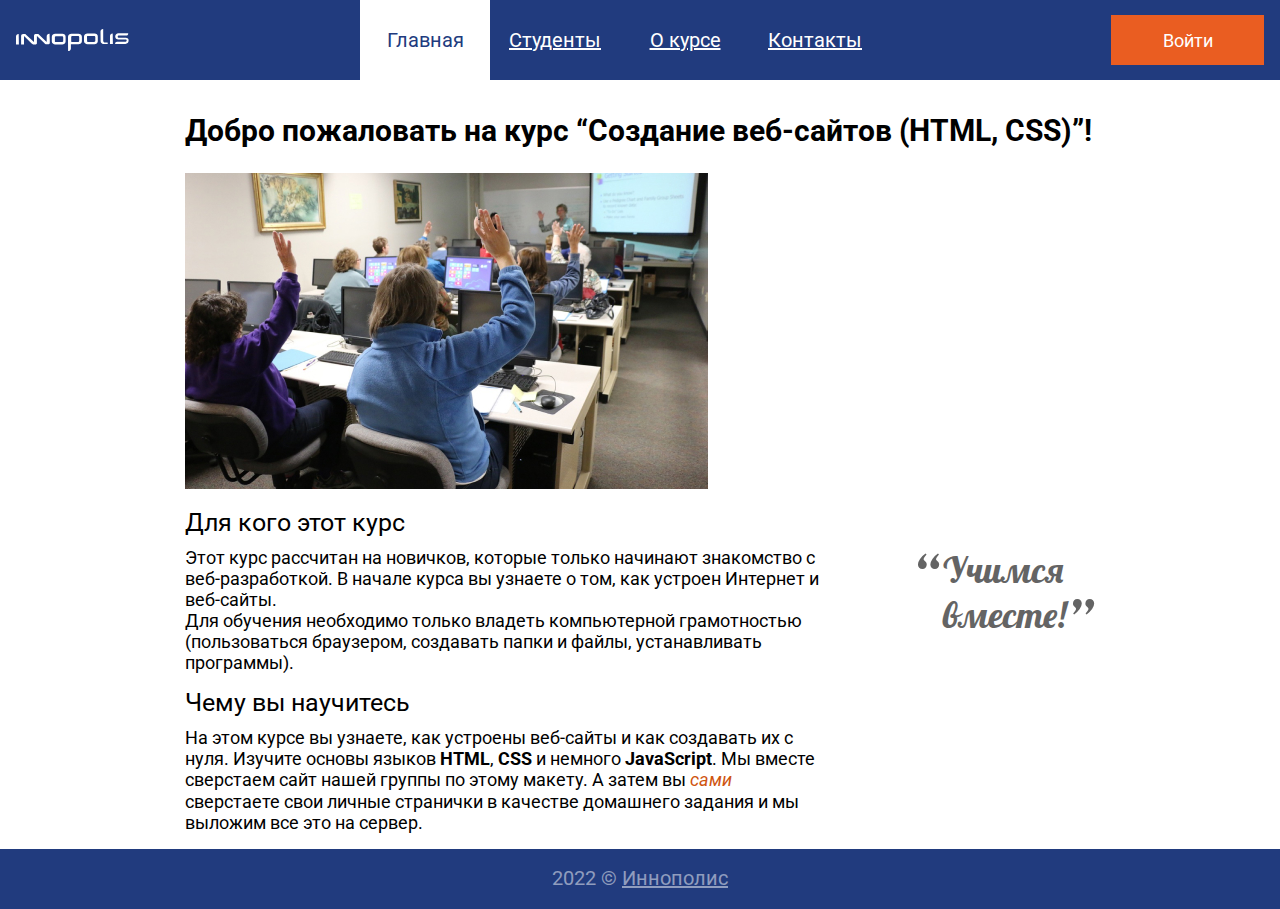
<file: index.html>
<!DOCTYPE html>
<html lang="ru">

<head>
    <meta charset="UTF-8">
    <meta name="viewport" content="width=device-width, initial-scale=1.0">
    <title>Главная - Сайт групы</title>
    <link rel="stylesheet" href="css/style.css">
    <link rel="preconnect" href="https://fonts.googleapis.com">
    <link rel="preconnect" href="https://fonts.gstatic.com" crossorigin>
    <link href="https://fonts.googleapis.com/css2?family=Lobster&family=Roboto:ital,wght@0,400;0,700;1,400&display=swap" rel="stylesheet">
        <script defer src="js/popup.js"></script>
</head>

<body class="page">
    <header class="header">
        <img class="site-logo" src="img/logo.svg" alt="Логотип">
        <ul class="site-menu">
            <li><a class="menu-link active-link" href="#">Главная</a></li>
            <li><a class="menu-link" href="pages/students.html">Студенты</a></li>
            <li><a class="menu-link" href="pages/about.html">О курсе</a></li>
            <li><a class="menu-link" href="pages/contacts.html">Контакты</a></li>
        </ul>
        <a class="login-button" href="pages/login.html">Войти</a>
        <div class="login-popup">
            <h2 class="login-heading">Войти на сайт</h2>
            <form class="login-form" action="https" method="get">
                <input class="login-input" name="login" type="text" placeholder="Логин" required="">
                <input class="password-input" type="password" name="password"
                placeholder="Пароль" required="">
                <button class="popup-button" type="submit">Войти</button>
            </form>
        </div>
    </header>
    <main class="main">
        <h1 class="main-hading">Добро пожаловать на курс “Создание веб-сайтов (HTML, CSS)”!</h1>
        <img class="class-photo" src="./img/class.jpg" alt="Фото класса" width="523" height="316">
        <h2>Для кого этот курс</h2>
<div class="together">
            <p class="intro-text">Этот курс рассчитан на новичков, которые только начинают знакомство с веб-разработкой. В начале курса вы узнаете о том, как устроен Интернет и веб-сайты.<br>
                Для обучения необходимо только владеть компьютерной грамотностью (пользоваться браузером, создавать папки и файлы, устанавливать программы).</p>
                <aside class="aside">
                    <blockquote>Учимся<br>вместе!</blockquote>
                </aside>
</div>
        <h2>Чему вы научитесь</h2>
        <p class="intro-text">На этом курсе вы узнаете, как устроены веб-сайты и как создавать их с нуля. Изучите основы языков <strong>HTML</strong>, <strong>CSS</strong> и немного <strong>JavaScript</strong>. Мы вместе сверстаем сайт нашей группы по этому макету. А затем вы <em>сами</em> сверстаете свои личные странички в качестве домашнего задания и мы выложим все это на сервер.</p>
        
    </main>
    <footer class="footer">
        <p class="copywrite">2022 &copy; <a class="innop-link" href="https://innopolis.com/">Иннополис</a></p>
    </footer>
    <span>
</body>

</html>
</file>
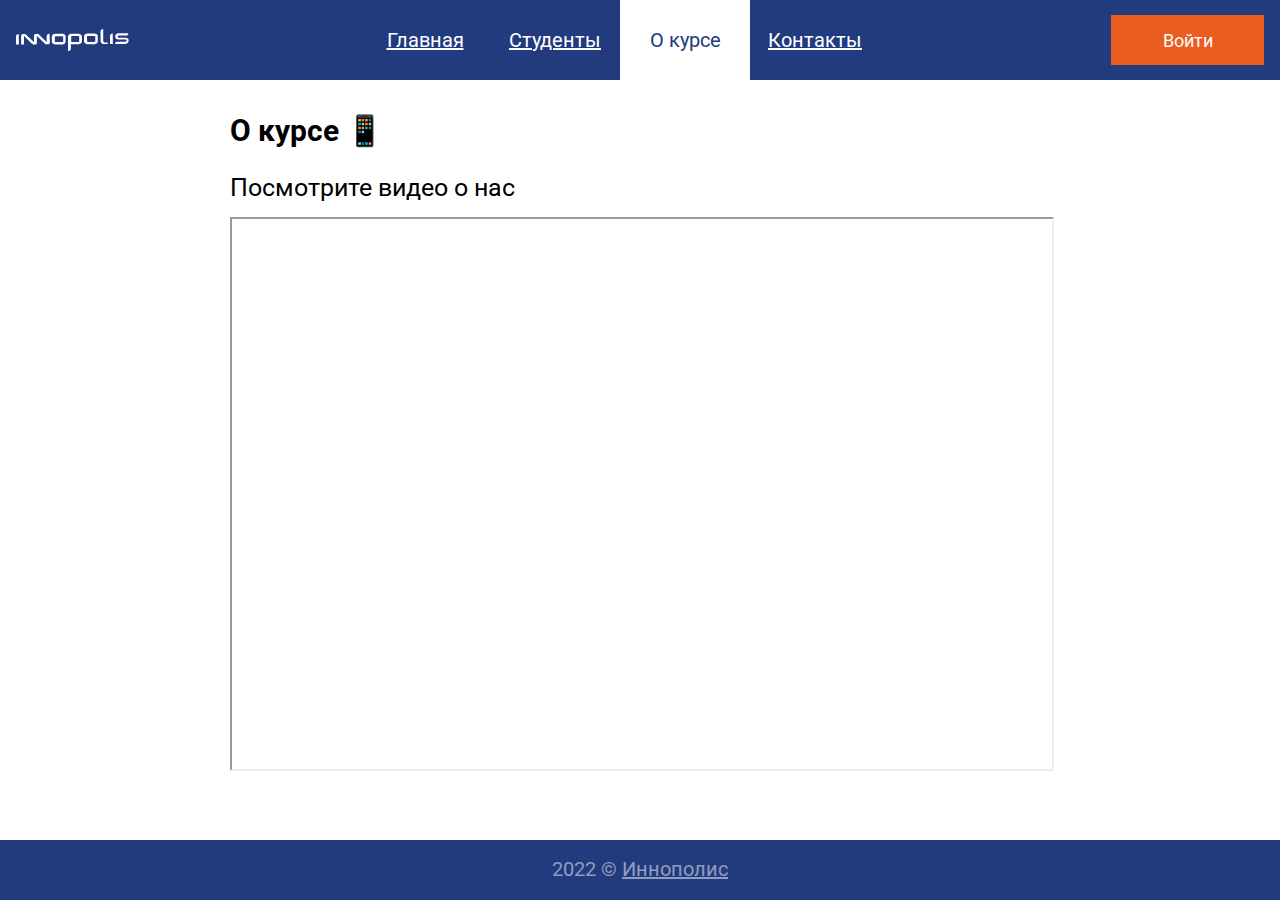
<file: pages/about.html>
<!DOCTYPE html>
<html lang="ru">

<head>
    <meta charset="UTF-8">
    <meta name="viewport" content="width=device-width, initial-scale=1.0">
    <title>О курсе - Сайт групы</title>
    <link rel="stylesheet" href="../css/style.css">
    <link rel="preconnect" href="https://fonts.googleapis.com">
    <link rel="preconnect" href="https://fonts.gstatic.com" crossorigin>
    <link href="https://fonts.googleapis.com/css2?family=Roboto:ital,wght@0,400;0,700;1,400&display=swap"
        rel="stylesheet">
        <script defer src="../js/popup.js"></script>
</head>

<body class="page">
    <header class="header">
        <img class="site-logo" src="../img/logo.svg" alt="Логотип">
        <ul class="site-menu">
            <li><a class="menu-link" href="../index.html">Главная</a></li>
            <li><a class="menu-link" href="students.html">Студенты</a></li>
            <li><a class="menu-link active-link" href="#">О курсе</a></li>
            <li><a class="menu-link" href="contacts.html">Контакты</a></li>
        </ul>
        <a class="login-button" href="login.html">Войти</a>
        <div class="login-popup">
            <h2 class="login-heading">Войти на сайт</h2>
            <form class="login-form" action="https" method="get">
                <input class="login-input" name="login" type="text" placeholder="Логин" required="">
                <input class="password-input" type="password" name="password"
                placeholder="Пароль" required="">
                <button class="popup-button" type="submit">Войти</button>
            </form>
        </div>
    </header>
    <main class="main main-about">
    <h1 class="main-hading about-hading">О курсе</h1>
    <p class="about-text">Посмотрите видео о нас</p>
    <iframe class="video" width="820" height="550" src="https://www.youtube.com/embed/0v7pdd4za6s" title="YouTube video player" allow="accelerometer; autoplay; clipboard-write; encrypted-media; gyroscope; picture-in-picture" allowfullscreen></iframe>
    </main>
    <footer class="footer">
        <p class="copywrite">2022 &copy; <a class="innop-link" href="https://innopolis.com/">Иннополис</a></p>
    </footer>
</body>

</html>
</file>
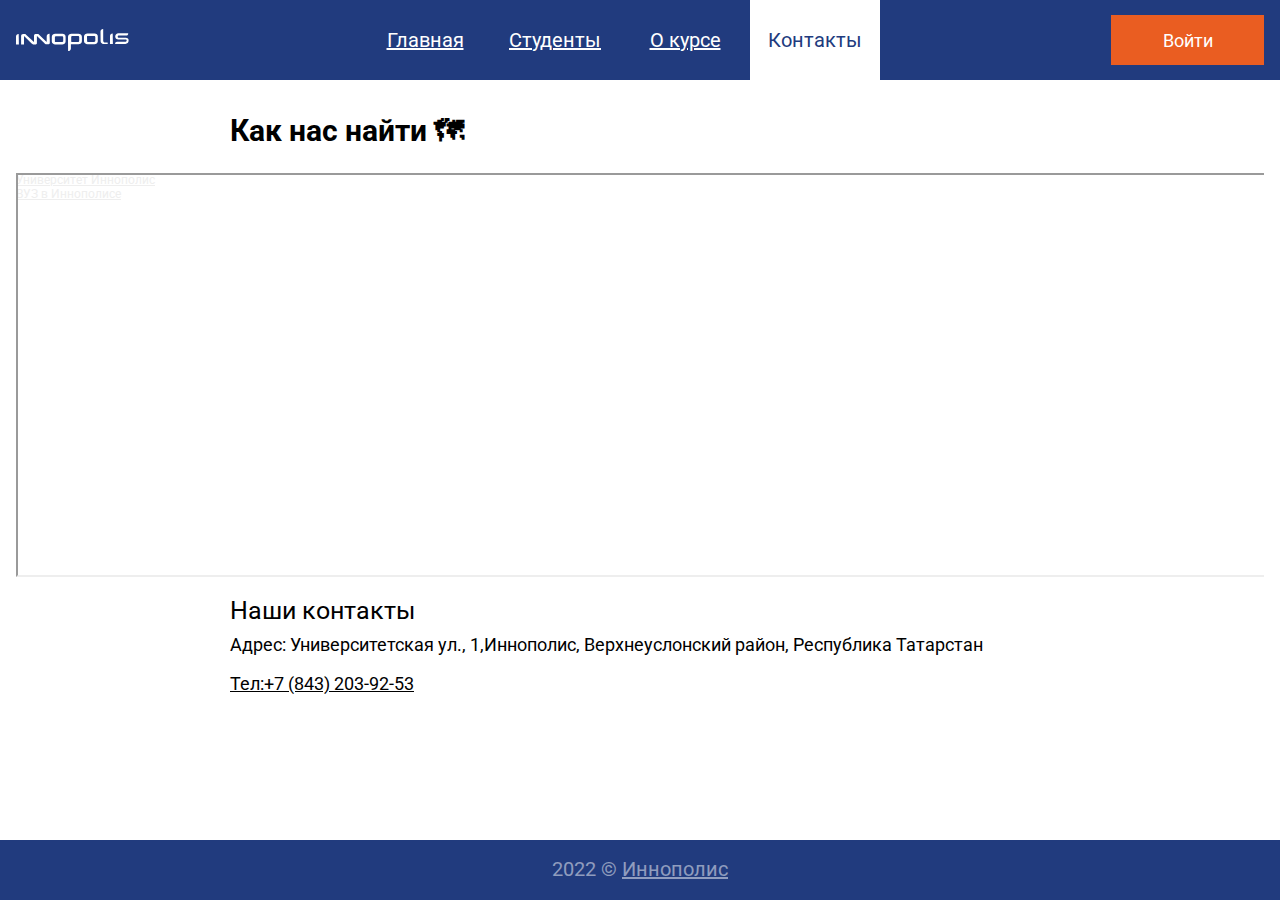
<file: pages/contacts.html>
<!DOCTYPE html>
<html lang="ru">

<head>
    <meta charset="UTF-8">
    <meta name="viewport" content="width=device-width, initial-scale=1.0">
    <title>Контакты - Сайт групы</title>
    <link rel="stylesheet" href="../css/style.css">
    <link rel="preconnect" href="https://fonts.googleapis.com">
    <link rel="preconnect" href="https://fonts.gstatic.com" crossorigin>
    <link href="https://fonts.googleapis.com/css2?family=Roboto:ital,wght@0,400;0,700;1,400&display=swap"
        rel="stylesheet">
        <script defer src="../js/popup.js"></script>
</head>

<body class="page">
    <header class="header">
        <img class="site-logo" src="../img/logo.svg" alt="Логотип">
        <ul class="site-menu">
            <li><a class="menu-link" href="../index.html">Главная</a></li>
            <li><a class="menu-link" href="students.html">Студенты</a></li>
            <li><a class="menu-link" href="about.html">О курсе</a></li>
            <li><a class="menu-link active-link" href="#">Контакты</a></li>
        </ul>
        <a class="login-button" href="login.html">Войти</a>
        <div class="login-popup">
            <h2 class="login-heading">Войти на сайт</h2>
            <form class="login-form" action="https" method="get">
                <input class="login-input" name="login" type="text" placeholder="Логин" required="">
                <input class="password-input" type="password" name="password"
                placeholder="Пароль" required="">
                <button class="popup-button" type="submit">Войти</button>
            </form>
        </div>
    </header>
    <main class="main main-contacts">
        <h1 class="main-hading contacts-hading">Как нас найти</h1>
            <div style="position:relative;overflow:hidden;"><a href="https://yandex.ru/maps/org/universitet_innopolis/1297240913/?utm_medium=mapframe&utm_source=maps" style="color:#eee;font-size:12px;position:absolute;top:0px;">Университет Иннополис</a><a href="https://yandex.ru/maps/121642/innopolis/category/university_college/184106140/?utm_medium=mapframe&utm_source=maps" style="color:#eee;font-size:12px;position:absolute;top:14px;">ВУЗ в Иннополисе</a><iframe class="map" src="https://yandex.ru/map-widget/v1/-/CCUZq-cOSD" width="560" height="400" style="position:relative;"></iframe></div>
          <div class="contact">
                <h2>Наши контакты</h2>
                <address class="address">
                    <p class="address-text">
                        Адрес: Университетская ул., 1,Иннополис, Верхнеуслонский район, Республика Татарстан</p>
                        <a class="adress-link" href="tel:+78432039253">Тел:+7 (843) 203-92-53</a>
                </address>
          </div>
       
    </main>
    <footer class="footer">
        <p class="copywrite">2022 &copy; <a class="innop-link" href="https://innopolis.com/">Иннополис</a></p>
    </footer>
</body>

</html>
</file>
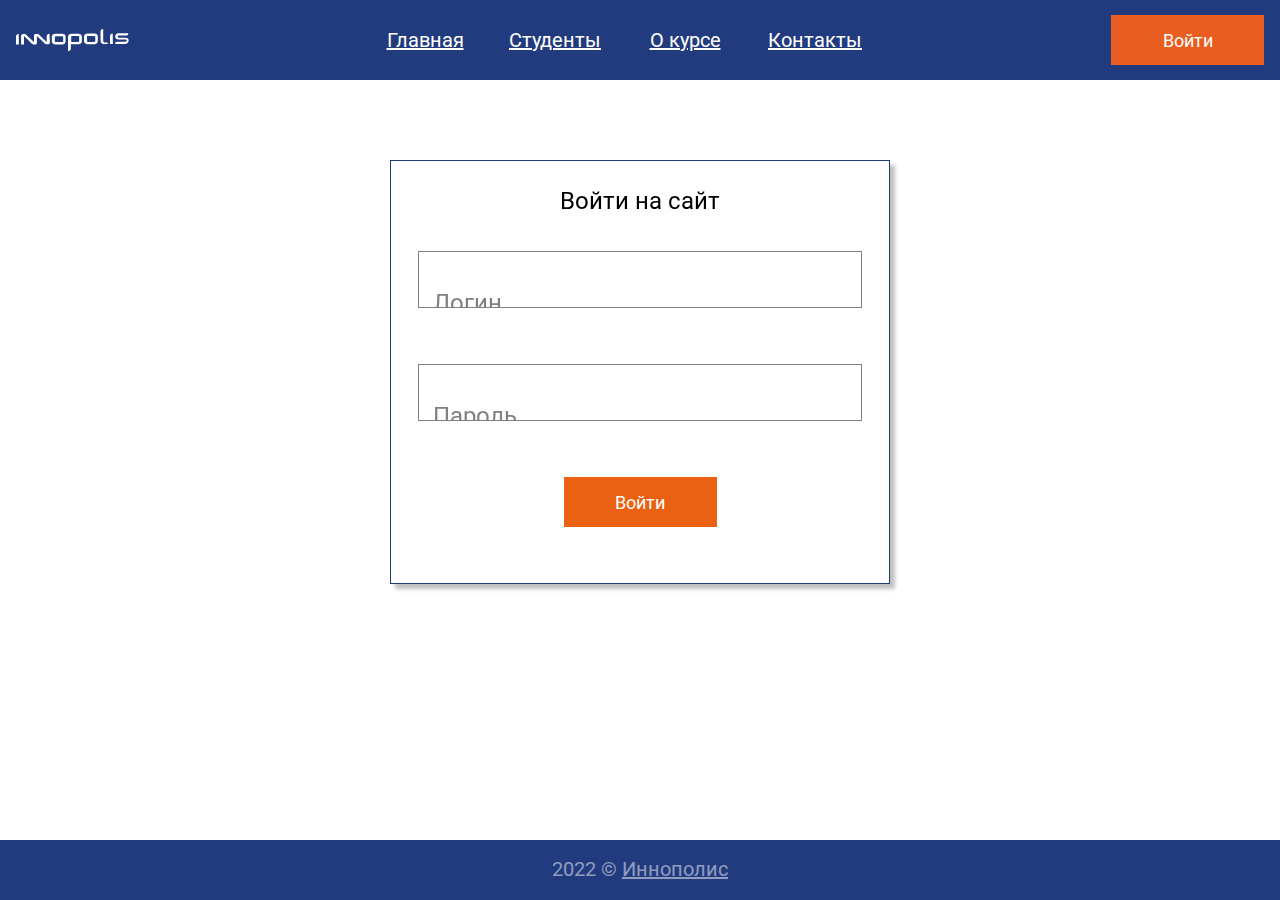
<file: pages/login.html>
<!DOCTYPE html>
<html lang="ru">

<head>
    <meta charset="UTF-8">
    <meta name="viewport" content="width=device-width, initial-scale=1.0">
    <title>Вход - Сайт группы</title>
    <link rel="stylesheet" href="../css/style.css">
    <link rel="preconnect" href="https://fonts.googleapis.com">
    <link rel="preconnect" href="https://fonts.gstatic.com" crossorigin>
    <link href="https://fonts.googleapis.com/css2?family=Roboto:ital,wght@0,400;0,700;1,400&display=swap"
        rel="stylesheet">
</head>

<body class="page">
    <header class="header">
        <img class="site-logo" src="../img/logo.svg" alt="Логотип">
        <ul class="site-menu">
            <li><a class="menu-link" href="../index.html">Главная</a></li>
            <li><a class="menu-link" href="students.html">Студенты</a></li>
            <li><a class="menu-link" href="about.html">О курсе</a></li>
            <li><a class="menu-link" href="contacts.html">Контакты</a></li>
        </ul>
        <a class="login-button" href="#">Войти</a>
        <div class="login-popup show-popup">
            <h2 class="login-heading">Войти на сайт</h2>
            <form class="login-form" action="https" method="get">
                <input class="login-input" name="login" type="text" placeholder="Логин" required="">
                <input class="password-input" type="password" name="password"
                placeholder="Пароль" required="">
                <button class="popup-button" type="submit">Войти</button>
            </form>
        </div>
    </header>
    <main class="main">
    </main>

    <footer class="footer">
        <p class="copywrite">2022 &copy; <a class="innop-link" href="https://innopolis.com/">Иннополис</a></p>
    </footer>
</body>

</html>
</file>
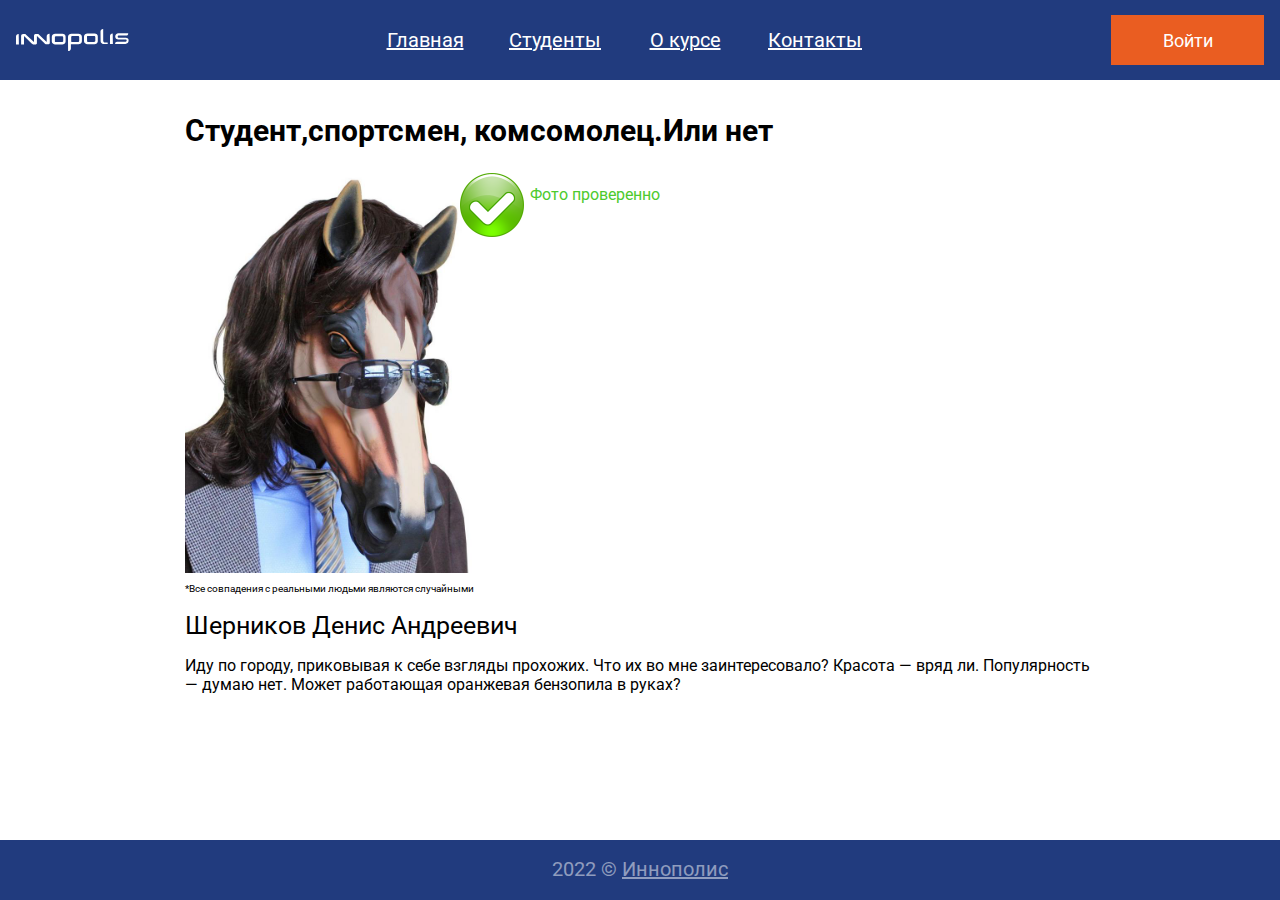
<file: pages/my.html>
<!DOCTYPE html>
<html lang="ru">

<head>
    <meta charset="UTF-8">
    <meta name="viewport" content="width=device-width, initial-scale=1.0">
    <title>О себе - Сайт группы</title>
    <link rel="stylesheet" href="../css/style.css">
    <link rel="preconnect" href="https://fonts.googleapis.com">
    <link rel="preconnect" href="https://fonts.gstatic.com" crossorigin>
    <link href="https://fonts.googleapis.com/css2?family=Roboto:ital,wght@0,400;0,700;1,400&display=swap"
        rel="stylesheet">
        <script defer src="../js/popup.js"></script>
</head>

<body class="page">
    <header class="header">
        <img class="site-logo" src="../img/logo.svg" alt="Логотип">
        <ul class="site-menu">
            <li><a class="menu-link" href="../index.html">Главная</a></li>
            <li><a class="menu-link" href="students.html">Студенты</a></li>
            <li><a class="menu-link" href="about.html">О курсе</a></li>
            <li><a class="menu-link" href="contacts.html">Контакты</a></li>
        </ul>
        <a class="login-button" href="login.html">Войти</a>
        <div class="login-popup">
            <h2 class="login-heading">Войти на сайт</h2>
            <form class="login-form" action="https" method="get">
                <input class="login-input" name="login" type="text" placeholder="Логин" required="">
                <input class="password-input" type="password" name="password"
                placeholder="Пароль" required="">
                <button class="popup-button" type="submit">Войти</button>
            </form>
        </div>
    </header>
    <main class="main">
        
   <h1 class="main-hading">Студент,спортсмен, комсомолец.Или нет</h1>
<div class="avatar">
       <img class="avatar-foto" src="../img/avatar.jpg" alt="Фото студента">
       <img class="check" src="../img/check.png" alt="Фото проверенно">
       <span class="check-text">Фото проверенно</span>
</div>
   <span class="warning">*Все совпадения с реальными людьми являются случайными</span>
<h2>Шерников Денис Андреевич</h2>
   <p>Иду по городу, приковывая к себе взгляды прохожих. Что их во мне заинтересовало? Красота — вряд ли. Популярность — думаю нет. Может работающая оранжевая бензопила в руках?</p>
    </main>
    <footer class="footer">
        <p class="copywrite">2022 &copy; <a class="innop-link" href="https://innopolis.com/">Иннополис</a></p>
    </footer>
</body>

</html>
</file>
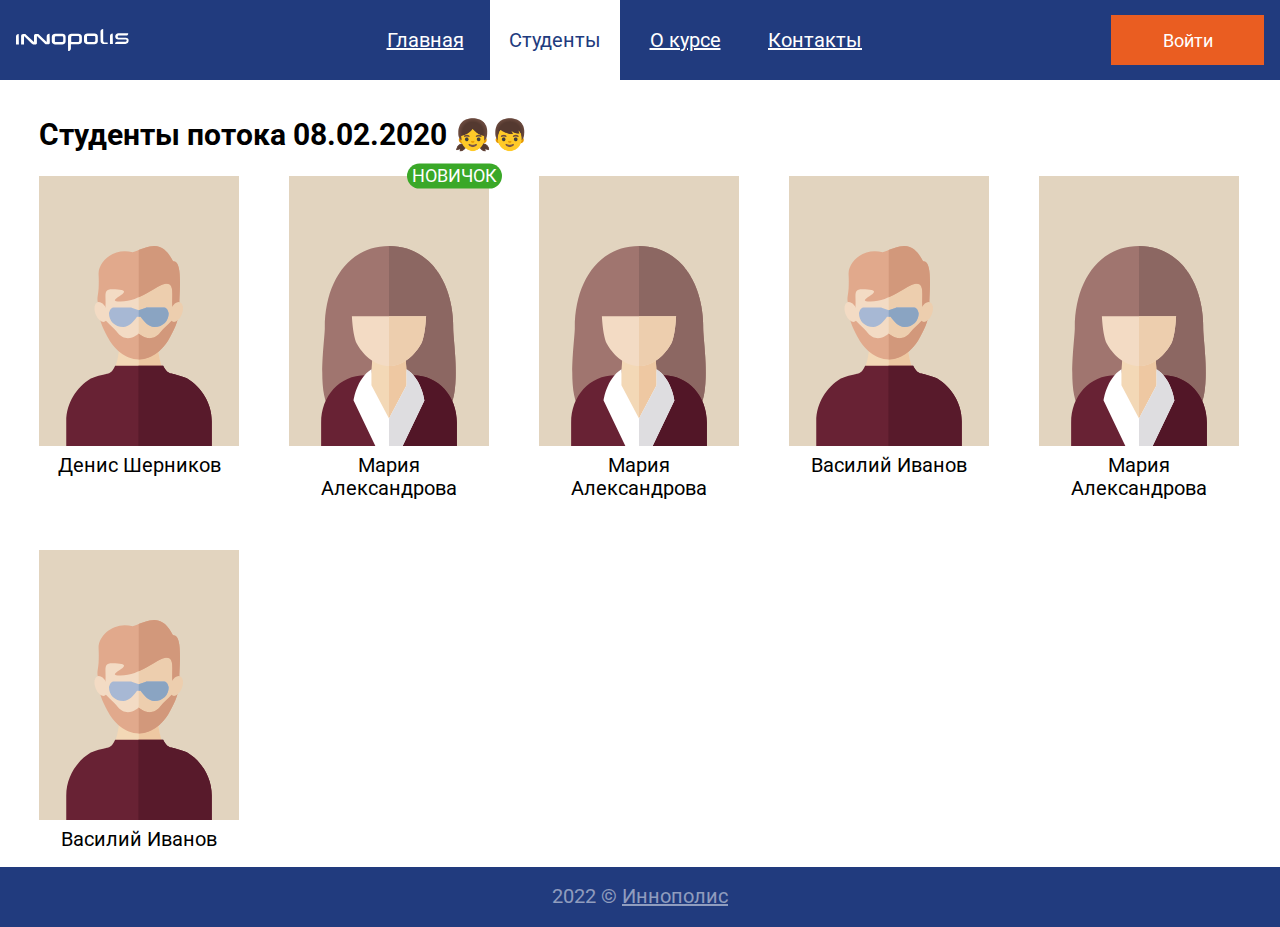
<file: pages/students.html>
<!DOCTYPE html>
<html lang="ru">

<head>
    <meta charset="UTF-8">
    <meta name="viewport" content="width=device-width, initial-scale=1.0">
    <title>Студенты - Сайт группы</title>
    <link rel="stylesheet" href="../css/style.css">
    <link rel="preconnect" href="https://fonts.googleapis.com">
    <link rel="preconnect" href="https://fonts.gstatic.com" crossorigin>
    <link href="https://fonts.googleapis.com/css2?family=Roboto:ital,wght@0,400;0,700;1,400&display=swap"
        rel="stylesheet">
    <script defer src="../js/popup.js"></script>
</head>

<body class="page">
    <header class="header">
        <img class="site-logo" src="../img/logo.svg" alt="Логотип">
        <ul class="site-menu">
            <li><a class="menu-link" href="../index.html">Главная</a></li>
            <li><a class="menu-link active-link" href="#">Студенты</a></li>
            <li><a class="menu-link" href="about.html">О курсе</a></li>
            <li><a class="menu-link" href="contacts.html">Контакты</a></li>
        </ul>
        <a class="login-button" href="login.html">Войти</a>
        <div class="login-popup">
            <h2 class="login-heading">Войти на сайт</h2>
            <form class="login-form" action="https" method="get">
                <input class="login-input" name="login" type="text" placeholder="Логин" required="">
                <input class="password-input" type="password" name="password" placeholder="Пароль" required="">
                <button class="popup-button" type="submit">Войти</button>
            </form>
        </div>
    </header>
    <main class="main main-students">
        <h1 class="main-hading student-hading">Студенты потока 08.02.2020</h1>
        <div class="students">
            <a class="my" href="my.html">
                <div class="student">
                    <img src="../img/avatar-man.svg" alt="Аватар студента" width="200" height="270">
                    <p class="student-name">Денис Шерников</p>
                </div>
            </a>
            <a class="my" href="my.html">
                <div class="student">
                    <img src="../img/avatar-woman.svg" alt="Аватар студента" width="200" height="270">
                    <p class="student-name">Мария Александрова</p>
                    <span class="text-new">Новичок</span>
                </div>
            </a>
            <a class="my" href="my.html">
                <div class="student">
                    <img src="../img/avatar-woman.svg" alt="Аватар студента" width="200" height="270">
                    <p class="student-name">Мария Александрова</p>
                </div>
            </a>
            <a class="my" href="my.html">
                <div class="student">
                    <img src="../img/avatar-man.svg" alt="Аватар студента" width="200" height="270">
                    <p class="student-name">Василий Иванов</p>
                </div>
            </a>
            <a class="my" href="my.html">
                <div class="student">
                    <img src="../img/avatar-woman.svg" alt="Аватар студента" width="200" height="270">
                    <p class="student-name">Мария Александрова</p>
                </div>
            </a>
            <a class="my" href="my.html">
                <div class="student">
                    <img src="../img/avatar-man.svg" alt="Аватар студента" width="200" height="270">
                    <p class="student-name">Василий Иванов</p>
                </div>
            </a>
        </div>
    </main>
    <footer class="footer">
        <p class="copywrite">2022 &copy; <a class="innop-link" href="https://innopolis.com/">Иннополис</a></p>
    </footer>
</body>

</html>
</file>
<file: css/style.css>
.page {
    display: flex;
    flex-direction: column;
    min-height: 100vh;
    margin: 0;
    font-family: 'Roboto', sans-serif;
}

/* Header */
.header {
    box-sizing: border-box;
    width: 100%;
    max-width: 1300px;
    min-height: 80px;
    margin: 0 auto;
    padding: 0 16px;
    display: flex;
    flex-wrap: wrap;
    justify-content: space-between;
    align-items: center;
    background-color: #213B7E;

}

@media (max-width:834px) {
    .header {
        justify-content: center;
        padding: 1em 16px;
        gap: 1em;
    }
}

.site-logo {
    width: auto;
}

@media (max-width:834px) {
    .site-logo {
        width: 80%;
        min-height: 80px;
    }
}

.site-menu {
    display: flex;
    flex-wrap: wrap;
    align-self: stretch;
    list-style: none;
    padding: 0;
    margin: 0;
}

@media (max-width:834px) {
    .site-menu {
        justify-content: center;
    }
}

.site-menu>li {
    display: flex;
    min-height: 80px;
}

.menu-link {
    display: flex;
    align-items: center;
    font-family: 'Roboto';
    font-style: normal;
    font-weight: 400;
    font-size: 20px;
    color: #fff;
    padding: 0 18px;
    min-width: 130px;
    justify-content: center;
    box-sizing: border-box;
}

.menu-link:hover {
    color: #213B7E;
    background-color: #fff;
    text-decoration: none;
}

.login-button {
    display: flex;
    justify-content: center;
    align-items: center;
    width: 153px;
    min-height: 50px;
    text-decoration: none;
    font-family: 'Roboto';
    font-style: normal;
    font-weight: 400;
    font-size: 18px;
    background-color: #EA5D21;
    color: #FFFFFF;
}

/* Login popup */
.login-popup {
    display: none;
    position: fixed;
    z-index: 1;
    left: 50%;
    top: 160px;
    transform: translate(-50%, 0%);
    box-sizing: border-box;
    width: 100%;
    max-width: 500px;
    min-height: 418px;
    padding: 26px 28px 56px;
    background-color: #FFFFFF;
    border: 1px solid #213B7E;
    box-shadow: 5px 5px 4px 0 rgba(0, 0, 0, 0.25);
}
@media (max-width:834px) {
    .login-popup {
        top: 32%;
    }
}
@media (max-width:568px) {
    .login-popup {
        top: 40%;
    }
}

.login-heading {
    font-family: 'Roboto';
    font-style: normal;
    font-weight: 400;
    font-size: 24px;
    line-height: 28px;
    text-align: center;
    margin: 0px 0px 36px;
}

.login-form {
    display: flex;
    align-items: center;
    flex-direction: column;
}

.login-form>input {
    width: 100%;
    max-width: 444px;
    min-height: 55px;
    margin-bottom: 56px;
    padding: 0;
    border: 1px solid #808080;
}

.login-input::placeholder,.password-input::placeholder {
    font-family: 'Roboto';
    font-style: normal;
    font-weight: 400;
    font-size: 24px;
    line-height: 1.16;
    color: #808080;
    padding: 17px 14px 10px;
    position: absolute;
}

.popup-button {
    font-family: 'Roboto', sans-serif;
    font-style: normal;
    font-weight: 400;
    font-size: 18px;
    line-height: 21px;
    display: flex;
    justify-content: center;
    align-items: center;
    width: 153px;
    min-height: 50px;
    text-decoration: none;
    color: #FFFFFF;
    background-color: #EA6113;
    border: none;
}

/* Main */
.main {
    width: 100%;
    max-width: 943px;
    margin: 0 auto 16px;
    flex-grow: 1;
    padding: 0 16px;
    box-sizing: border-box;
}

.class-photo {
    object-fit: cover;
    width: 100%;
    max-width: 523px;
    height: 316px;
}

.main-hading {
    font-family: 'Roboto';
    font-style: normal;
    font-weight: 700;
    font-size: 30px;
    line-height: 1.17;
    margin: 33px 0 25px;
}

h2 {
    font-family: 'Roboto';
    font-style: normal;
    font-weight: 400;
    font-size: 25px;
    line-height: 1.16;
    margin: 15px 0 10px;
}

.intro-text {
    width: 100%;
    max-width: 634px;
    font-family: 'Roboto';
    font-style: normal;
    font-weight: 400;
    font-size: 18px;
    line-height: 1.17;
    margin: 0;
}

.intro-text>strong {
    font-weight: 700;
}

.intro-text>em {
    font-style: italic;
    color: #CF5510;
}
.together {
    display: flex;
    flex-wrap: wrap;
    justify-content: space-between;
    gap: 56px;
}
@media (max-width:862px) {
    .together {
        gap: 0;
        flex-direction: column;
    }
}
.aside {
    color: rgba(100, 100, 100, 1);
    ;
    font-family: Lobster;
    font-style: normal;
    font-size: 36px;
    font-weight: 400;
    line-height: 1.25;
    position: relative;
    left: -30px;
}
@media (max-width:862px) {
    .aside {
        left: 26px;
        max-width: 200px;
    }
}
.aside > blockquote {
    margin: 0;   
}
.aside > blockquote::before {
    content: '\201C';
    position: absolute;
    top: -9px;
    left: -31px;
    font-size: 64px;
    line-height: 1.25;
}
.aside > blockquote::after {
    content: '\201D';
    position: absolute;
    top: 37px;
    left: 123px;
    font-size: 64px;
    line-height: 1.25;
}

/* Students */
.main-students {
    max-width: 1234px;
}
.student-hading {
    margin: 37px 0 24px;
}
.student-hading::after {
    content: 	
    '\0020\1F467\1F466';
}

.students {
    display: flex;
    flex-wrap: wrap;
    max-width: 1202px;
    gap: 50px;
}

.student {
    display: flex;
    flex-direction: column;
    align-items: center;
    flex: 1 1 0;
    box-sizing: border-box;
    max-width: 200px;
}

.student>img {
    object-fit: contain;
    object-position: bottom;
    background-color: #bfa07173;
}

.student-name {
    margin: 8px 0 0;
    font-family: 'Roboto';
    font-style: normal;
    font-weight: 400;
    font-size: 20px;
    line-height: 1.15;
    text-align: center;
}
.my:nth-of-type(2) {
    position: relative;
}
.my {
    text-decoration: none;
    color: #000000;
}

.text-new {
    display: flex;
    padding: 2px 5px;
    border-radius: 20px;
    background-color: #3AA828;
    color: #FFFFFF;
    text-transform: uppercase;
    font-family: 'Roboto';
    font-style: normal;
    font-weight: 400;
    font-size: 18px;
    line-height: 1.16;
    position: absolute;
    top: 0;
    right: -13px;
    transform: translateY(-50%);
}

/* About */
.main-about {
    max-width: 852px;
}
.about-hading::after {
content: '\0020\1F4F1';
}

.about-text {
    font-family: 'Roboto';
    font-style: normal;
    font-weight: 400;
    font-size: 25px;
    line-height: 1.16;
    margin: 0 0 15px;
}

.video {
    width: 100%;
    min-height: 550px;
}

/* Contacts */
.main-contacts {
    max-width: 1300px;
}

.contacts-hading {
    max-width: 820px;
    margin: 33px auto 25px;
}
.contacts-hading::after {
    content: '\0020\1F5FA';
}
.map {
    width: 100%;
}

.contact {
    max-width: 820px;
    margin: 0 auto;
}

.address {
    font-family: 'Roboto';
    Font-style: normal;
    font-size: 18px;
    line-height: 1.16;
}
.address-text {
    margin: 0 0 1em;
}
.adress-link {
    color: #000000;
}

/* MY Page */
.avatar {
    position: relative;
    max-width: 500px;
}

.avatar-foto {
    max-width: 300px;
}

.check {
    position: absolute;
    top: 0%;
    left: 55%;
}

.check-text {
    position: absolute;
    top: 3%;
    left: 69%;
    color: #4dca2e;
}

.warning {
    font-size: 10px;
}

/* footer */
.footer {
    box-sizing: border-box;
    width: 100%;
    max-width: 1300px;
    margin: 0 auto;
    padding: 0 16px;
    min-height: 60px;
    display: flex;
    flex-wrap: wrap;
    justify-content: center;
    align-items: center;
    background-color: #213B7E;
    color: rgba(255, 255, 255, 0.5);
    font-family: 'Roboto';
    font-style: normal;
    font-weight: 400;
    font-size: 20px;
    line-height: 1.15;
}

.copywrite {
    margin: 18px 0 19px;
    color: rgba(255, 255, 255, 0.5);
}

.innop-link {
    color: rgba(255, 255, 255, 0.5);
}

/* JS */
.active-link {
    color: #213B7E;
    background-color: #fff;
    text-decoration: none;
}

.show-popup {
    display: block;
}
</file>
